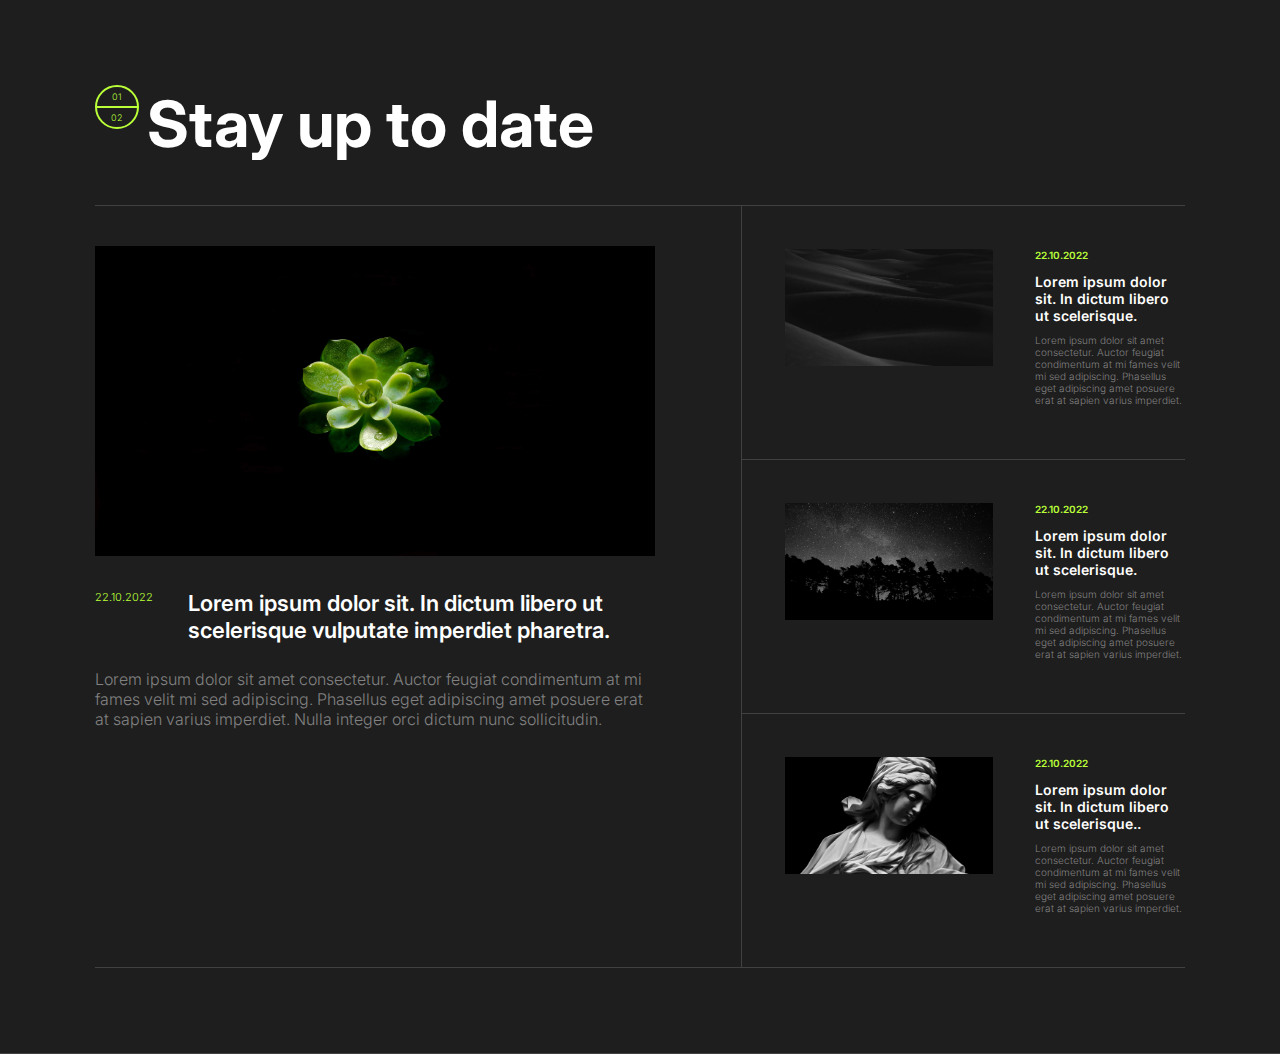
<file: assignment1/index.html>
<!DOCTYPE html>
<html lang="en">
  <head>
    <meta charset="UTF-8" />
    <meta http-equiv="X-UA-Compatible" content="IE=edge" />
    <meta name="viewport" content="width=device-width, initial-scale=1.0" />
    <link rel="preconnect" href="https://fonts.googleapis.com" />
    <link rel="preconnect" href="https://fonts.gstatic.com" crossorigin />
    <link
      href="https://fonts.googleapis.com/css2?family=Inter:wght@300;600&display=swap"
      rel="stylesheet"
    />
    <title>Document</title>
    <link rel="stylesheet" href="index.css" />
  </head>
  <body>
    <div class="top">
      <header>
        <div class="circle">
          <p class="one">01</p>
          <hr class="divider" />
          <p class="two">02</p>
        </div>
        <h1>Stay up to date</h1>
      </header>

      <main>
        <div class="container">
          <div class="main-article-container">
            <img class="main-article-img" src="images/image1.jpg" />
            <div class="main-article-middle">
              <p class="main-article-middle-date">22.10.2022</p>
              <h2 class="main-article-middle-content">
                Lorem ipsum dolor sit. In dictum libero ut scelerisque vulputate
                imperdiet pharetra.
              </h2>
            </div>
            <p class="main-article-bottom">
              Lorem ipsum dolor sit amet consectetur. Auctor feugiat condimentum
              at mi fames velit mi sed adipiscing. Phasellus eget adipiscing
              amet posuere erat at sapien varius imperdiet. Nulla integer orci
              dictum nunc sollicitudin.
            </p>
          </div>

          <div class="side-articles-container">
            <div class="side-article-item">
              <img class="side-article-item-image" src="images/image2.jpg" />
              <div class="side-article-content">
                <div class="side-article-item-top">
                  <p class="side-article-item-top-date">22.10.2022</p>

                  <div class="hover-items">
                    <p class="hover-p">READ THE ARTICLE</p>
                    <img src="images/arrow.png" />
                  </div>

                  <h3 class="side-article-item-top-title">
                    Lorem ipsum dolor sit. In dictum libero ut scelerisque.
                  </h3>
                </div>
                <p class="side-article-item-bottom">
                  Lorem ipsum dolor sit amet consectetur. Auctor feugiat
                  condimentum at mi fames velit mi sed adipiscing. Phasellus
                  eget adipiscing amet posuere erat at sapien varius imperdiet.
                </p>
              </div>
            </div>

            <div class="side-article-item">
              <img class="side-article-item-image" src="images/image3.jpg" />
              <div class="side-article-content">
                <div class="side-article-item-top">
                  <p class="side-article-item-top-date">22.10.2022</p>

                  <div class="hover-items">
                    <p class="hover-p">READ THE ARTICLE</p>
                    <img src="images/arrow.png" />
                  </div>

                  <h3 class="side-article-item-top-title">
                    Lorem ipsum dolor sit. In dictum libero ut scelerisque.
                  </h3>
                </div>
                <p class="side-article-item-bottom">
                  Lorem ipsum dolor sit amet consectetur. Auctor feugiat
                  condimentum at mi fames velit mi sed adipiscing. Phasellus
                  eget adipiscing amet posuere erat at sapien varius imperdiet.
                </p>
              </div>
            </div>

            <div class="side-article-item">
              <img class="side-article-item-image" src="images/image4.jpg" />
              <div class="side-article-content">
                <div class="side-article-item-top">
                  <p class="side-article-item-top-date">22.10.2022</p>

                  <div class="hover-items">
                    <p class="hover-p">READ THE ARTICLE</p>
                    <img src="images/arrow.png" />
                  </div>

                  <h3 class="side-article-item-top-title">
                    Lorem ipsum dolor sit. In dictum libero ut scelerisque..
                  </h3>
                </div>
                <p class="side-article-item-bottom">
                  Lorem ipsum dolor sit amet consectetur. Auctor feugiat
                  condimentum at mi fames velit mi sed adipiscing. Phasellus
                  eget adipiscing amet posuere erat at sapien varius imperdiet.
                </p>
              </div>
            </div>
          </div>
        </div>
      </main>
    </div>
  </body>
</html>
</file>
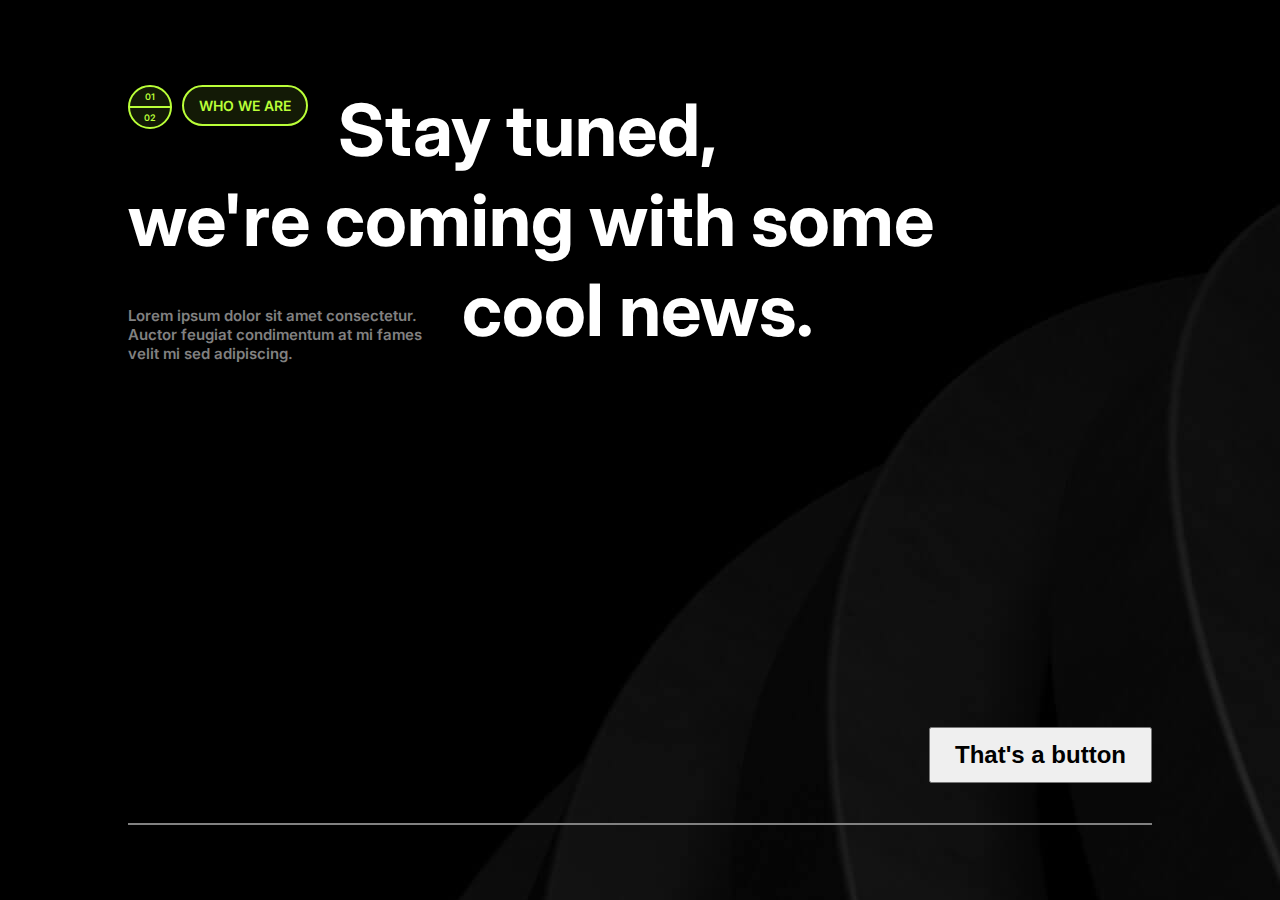
<file: assignment2/index.html>
<!DOCTYPE html>
<html lang="en">
  <head>
    <meta charset="UTF-8" />
    <meta http-equiv="X-UA-Compatible" content="IE=edge" />
    <meta name="viewport" content="width=device-width, initial-scale=1.0" />
    <link rel="preconnect" href="https://fonts.googleapis.com" />
    <link rel="preconnect" href="https://fonts.gstatic.com" crossorigin />
    <link
      href="https://fonts.googleapis.com/css2?family=Inter:wght@300;600&display=swap"
      rel="stylesheet"
    />
    <title>Document</title>
    <link rel="stylesheet" href="index.css" />
  </head>
  <body>
    <div class="container">
      <div class="flex">
        <div class="top-element">
          <div class="top-element-first circle">
            <p class="one">01</p>
            <hr class="divider" />
            <p class="two">02</p>
          </div>
          <p class="top-element-sec">WHO WE ARE</p>
          <h1 class="top-element-third">Stay tuned,</h1>
        </div>

        <h1 class="second-element">we're coming with some</h1>

        <div class="third-element">
          <p class="third-element-first-item">
            Lorem ipsum dolor sit amet consectetur. Auctor feugiat condimentum
            at mi fames velit mi sed adipiscing.
          </p>
          <h1 class="third-element-second-item">cool news.</h1>
        </div>
      </div>
      <div class="fourth-element">
        <button>That's a button</button>
      </div>
    </div>
  </body>
</html>
</file>
<file: assignment1/index.css>
:root {
  --white: #ffffff;
  --grey: #1e1e1e;
  --green: #baff38;
  --lightGrey: #818181;
  --borderGrey: #414141;
  --black: #121212;
}

body {
  background-color: var(--grey);
  font-family: "Inter", sans-serif;
  font-weight: 300;
  color: var(--lightGrey);
  margin: auto;
  padding: auto;
}

header {
  color: var(--white);
  display: flex;
  justify-content: flex-start;
  border-bottom: 1px var(--borderGrey) solid;
}

h1 {
  font-size: 64px;
  margin-top: 0;
  margin-left: 8px;
}

.circle {
  width: 40px;
  height: 40px;
  display: flex;
  justify-content: space-around;
  flex-direction: column;
  align-items: center;
  color: var(--green);
  border: 2px solid var(--green);
  border-radius: 50%;
  font-size: 9px;
  background-color: var(--greenBG);
}
.divider {
  border: none;
  border-bottom: 2px solid var(--green);
  margin: 0;
  width: 100%;
}

.one,
.two {
  margin: auto;
}

.container {
  margin: 0 95px 85px 95px;
  display: flex;
}

header {
  margin: 85px 95px 0 95px;
}
.top {
  border-bottom: 1px solid var(--borderGrey);
}

.main-article-container {
  max-width: 560px;
  padding-right: 86px;
  border-bottom: 1px solid var(--borderGrey);
  /* border: 1px solid red; */
}
.main-article-middle {
  display: flex;
  gap: 35px;
  justify-content: space-between;
  margin-bottom: 24px;
}
.main-article-bottom {
  font-weight: 300;
  font-size: 16px;
}

.main-article-img {
  width: 560px;
  height: 310px;
  margin-top: 40px;
}
.main-article-middle-date {
  font-size: 11px;
  color: var(--green);
  margin-top: 30px;
}

.main-article-middle-content {
  font-weight: 600;
  font-size: 22px;
  line-height: 125%;
  margin-top: 30px;
  margin-bottom: 0;
  color: var(--white);
}

.side-article-item-image {
  min-width: 208px;
  height: 117px;

  font-weight: 600;
  font-size: 14px;
  line-height: 125%;
  object-fit: cover;
  /* or 18px */

  color: var(--green);
}
.side-article-item {
  display: flex;
  justify-content: space-between;
  gap: 42px;
  padding: 43px;
  padding-right: 0;
  border-left: 1px solid var(--borderGrey);
  border-bottom: 1px solid var(--borderGrey);
}
.side-article-item-top {
  display: flex;
  position: relative;
  justify-content: space-between;
  gap: 12px;
  align-items: flex-start;
}

.side-article-item-top-date {
  font-weight: 600;
  font-size: 10px;
  margin: 0;
  color: var(--green);
}
.side-article-item-top-title {
  font-weight: 600;
  font-size: 14px;
  margin: 0;
  /* or 18px */

  color: var(--white);
}

.side-article-item-bottom {
  font-size: 10px;
}
.side-article-item-top:hover,
.side-article-item-top:hover > .side-article-item-top-title {
  color: var(--green);
  cursor: url("images/cursor.png"), auto;
}
.hover-items {
  display: flex;
  visibility: hidden;
  position: absolute;
  gap: 5px;
  left: -80px;
}

.hover-p {
  margin: 0;
  background-color: var(--green);
  border-radius: 100px;
  color: var(--black);
  font-size: 8px;
  font-weight: 600;
  padding: 4px 10px;
  letter-spacing: 1px;
}

.side-article-item-top:hover > .hover-items {
  visibility: visible;
}

@media (max-width: 1320px) and (min-width: 1221px) {
  .side-article-item-top {
    display: flex;
    flex-direction: column;
  }
}

@media (max-width: 1220px) and (min-width: 861px) {
  .side-article-item {
    display: flex;
    flex-direction: column;
  }
  .side-article-item-top {
    display: flex;
    flex-direction: column;
  }
}

@media (max-width: 860px) {
  .container {
    display: flex;
    flex-direction: column;
    margin: 0 30px;
    align-items: center;
  }
  header {
    margin: 45px 30px 0 45px;
    justify-content: center;
  }
  .side-articles-container {
    margin: 0 30px;
    max-width: 560px;
  }
  .side-article-item {
    display: flex;
    flex-direction: column;
    padding: 0;
    border: none;
  }
  .side-article-content {
    margin-top: 0;
  }

  .side-article-item-image {
    width: 560px;
    height: 310px;
    margin-top: 40px;
  }
  .side-article-item-top-date {
    font-size: 11px;
    margin-top: 30px;
  }
  .side-article-item-top-title {
    font-weight: 600;
    font-size: 22px;
    line-height: 125%;
    margin-top: 30px;
    margin-bottom: 0;
  }
  .side-article-item-bottom {
    font-weight: 300;
    font-size: 16px;
  }
  .main-article-container {
    padding: 0;
    margin: 0;
  }
}
</file>
<file: assignment2/index.css>
:root {
  --white: #ffffff;
  --grey: #1e1e1e;
  --green: #baff38;
  --greenBG: #baff381a;
  --lightGrey: #818181;
  --borderGrey: #414141;
}

body {
  font-family: "Inter", sans-serif;
  font-weight: 600;
  color: var(--white);
  margin: auto;
  padding: auto;
  background-image: url("image/backgroundimg.jpg");
}
.container {
  width: 80%;
  height: 100vh;
  margin: auto;
  display: flex;
  justify-content: space-between;
  flex-direction: column;
}
.circle {
  width: 40px;
  height: 40px;
  display: flex;
  justify-content: space-around;
  flex-direction: column;
  align-items: center;
  color: var(--green);
  border: 2px solid var(--green);
  border-radius: 50%;
  font-size: 9px;
  background-color: var(--greenBG);
}
.divider {
  border: none;
  border-bottom: 2px solid var(--green);
  margin: 0;
  width: 100%;
}

.one,
.two {
  margin: auto;
}

.top-element {
  display: flex;
  align-items: flex-start;
  margin-top: 85px;
  gap: 10px;
  flex-wrap: wrap;
}
.top-element-sec {
  font-size: 14px;
  color: var(--green);
  background-color: var(--greenBG);
  border: 2px solid var(--green);
  border-radius: 9999px;
  padding: 10px 15px;
  margin-right: 20px;
}
.top-element-third {
  margin-bottom: 0;
  padding-top: 0;
}
.top-element-first,
.top-element-sec,
.top-element-third {
  margin-top: 0;
}
.top-element-third,
.second-element,
.third-element-second-item {
  font-size: 72px;
  line-height: 90px;
}
.second-element {
  margin: 0;
}
.third-element {
  display: flex;
  align-items: center;
  flex-direction: flex-start;
  gap: 24px;
}
.third-element-first-item {
  font-weight: 400px;
  font-style: normal;
  font-size: 15px;
  color: var(--lightGrey);
  max-width: 310px;
}
.third-element-second-item {
  margin-top: 0;
}
.fourth-element {
  border-bottom: 2px solid var(--lightGrey);
  text-align: right;
  margin-bottom: 75px;
}

button {
  font-size: 24px;
  font-weight: 600;
  padding: 12px 24px;
  margin-top: 20px;
  margin-bottom: 40px;
  cursor: pointer;
}

@media (max-width: 1050px) and (min-width: 761px) {
  .flex {
    display: flex;
    flex-direction: column;
    justify-content: center;
  }
  .second-element {
    white-space: nowrap;
  }
  .third-element {
    flex-direction: column-reverse;
    justify-content: center;
  }
  .third-element-first-item {
    display: flex;
    justify-content: center;
  }
  .fourth-element {
    margin: auto;
    margin-bottom: 20px;
    border-bottom: none;
  }
  .container {
    border-bottom: 2px solid var(--lightGrey);
  }
  .third-element-first-item {
    font-size: 20px;
  }
  button {
    margin-bottom: 20px;
  }
}

@media (max-width: 760px) {
  .third-element {
    align-items: flex-start;
    flex-direction: column-reverse;
  }
  .fourth-element {
    margin-right: auto;
    margin-bottom: 20px;
    border-bottom: none;
  }
}
</file>
